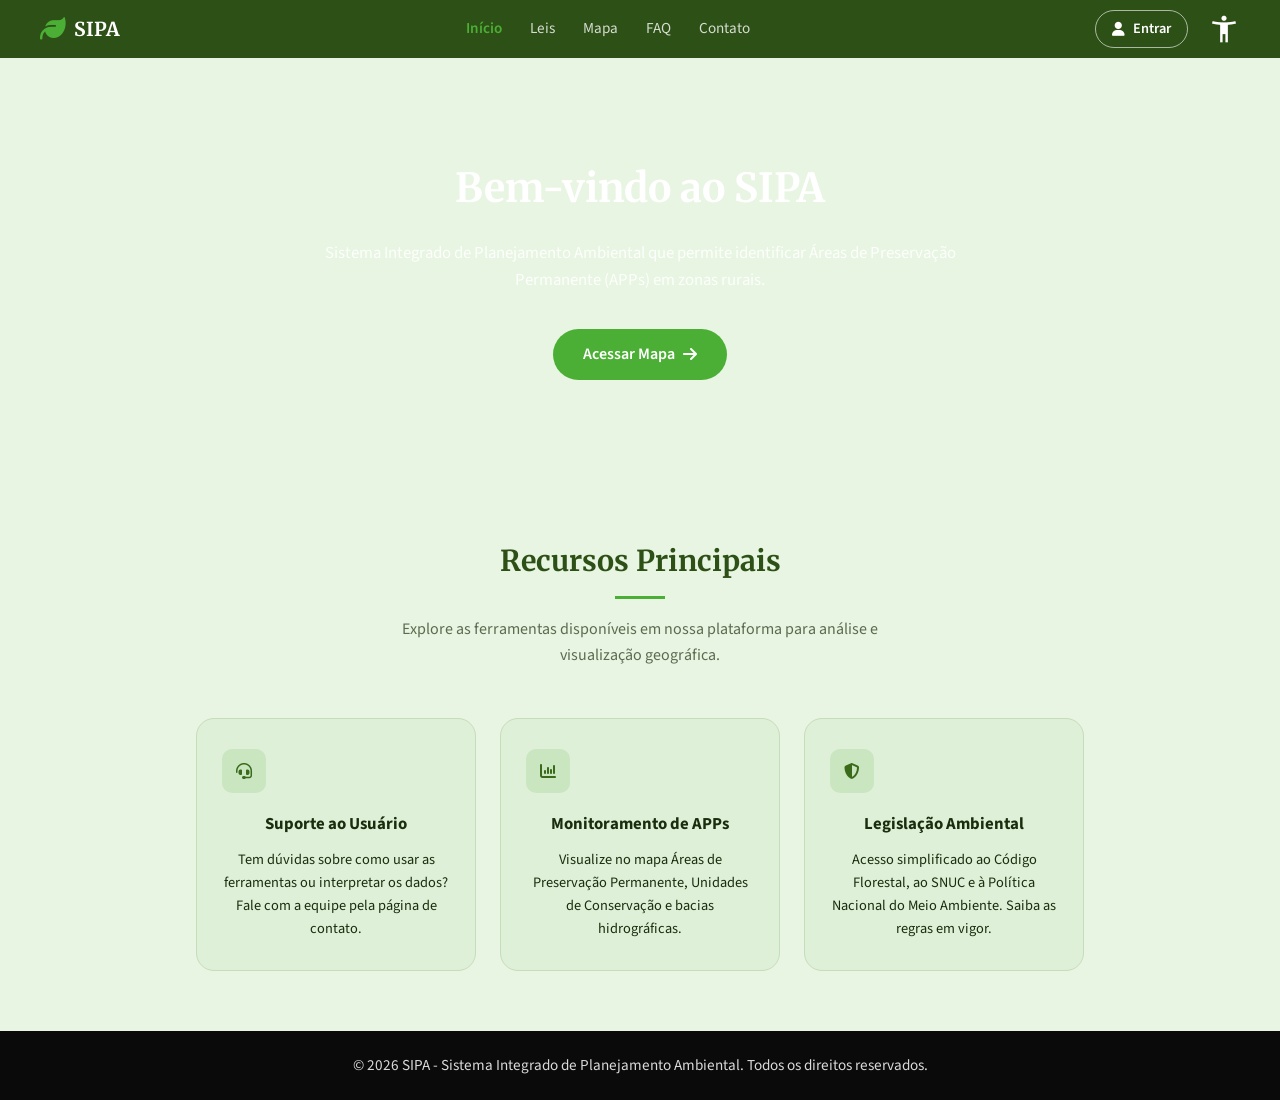
<file: index.html>
<!DOCTYPE html>
<html lang="pt-BR">
<head>
  <meta charset="UTF-8">
  <meta name="viewport" content="width=device-width, initial-scale=1.0">
  <title>SIPA - Início</title>
  <link rel="stylesheet" href="https://fonts.googleapis.com/css2?family=Material+Symbols+Outlined:opsz,wght,FILL,GRAD@24,400,0,0&icon_names=accessibility_new">
  <link rel="stylesheet" href="https://cdnjs.cloudflare.com/ajax/libs/font-awesome/6.7.2/css/all.min.css">
  <link rel="stylesheet" href="css/base.css?v=6">
  <link rel="stylesheet" href="css/acessibilidade.css?v=6">
  <link rel="stylesheet" href="css/inicio.css?v=6">
</head>
<body>

  <nav class="menu">
    <a href="index.html" class="logo">
      <i class="fa-solid fa-leaf"></i>
      SIPA
    </a>

    <ul class="links-menu">
      <li><a href="index.html" class="ativo">Início</a></li>
      <li><a href="paginas/leis.html">Leis</a></li>
      <li><a href="paginas/mapa.html">Mapa</a></li>
      <li><a href="paginas/faq.html">FAQ</a></li>
      <li><a href="paginas/contato.html">Contato</a></li>
      <li class="item-entrar">
        <a href="paginas/login.html" class="botao-entrar">
          <i class="fa-solid fa-user"></i>
          Entrar
        </a>
      </li>
    </ul>

    <a href="paginas/login.html" class="botao-entrar">
      <i class="fa-solid fa-user"></i>
      Entrar
    </a>

    <button class="acessibilidade" title="Acessibilidade">
      <span class="material-symbols-outlined">accessibility_new</span>
    </button>

    <button class="botao-menu" title="Abrir menu" aria-expanded="false">
      <i class="fa-solid fa-bars"></i>
    </button>
  </nav>

  <main class="conteudo">

    <section class="banner">
      <div class="fundo-banner"></div>

      <div class="texto-banner">
        <h1 class="titulo-banner">Bem-vindo ao SIPA</h1>

        <p class="subtitulo-banner">
          Sistema Integrado de Planejamento Ambiental que permite identificar
          Áreas de Preservação Permanente (APPs) em zonas rurais.
        </p>

        <a href="paginas/mapa.html" class="botao-principal">
          Acessar Mapa
          <i class="fa-solid fa-arrow-right"></i>
        </a>
      </div>
    </section>

    <section class="secao-padrao recursos">
      <h2 class="titulo-recursos" id="titulo-recursos">Recursos Principais</h2>

      <hr class="linha-recursos">

      <p class="texto-recursos">
        Explore as ferramentas disponíveis em nossa plataforma para análise
        e visualização geográfica.
      </p>

      <ul class="cards">

        <li class="card">
          <span class="icone-card" >
            <i class="fa-solid fa-headset"></i>
          </span>

          <h3 class="titulo-card">Suporte ao Usuário</h3>

          <p class="texto-card">
            Tem dúvidas sobre como usar as ferramentas ou interpretar os
            dados? Fale com a equipe pela página de contato.
          </p>
        </li>

        <li class="card">
          <span class="icone-card">
            <i class="fa-solid fa-chart-column"></i>
          </span>

          <h3 class="titulo-card">Monitoramento de APPs</h3>

          <p class="texto-card">
            Visualize no mapa Áreas de Preservação Permanente, Unidades de
            Conservação e bacias hidrográficas.
          </p>
        </li>

        <li class="card">
          <span class="icone-card">
            <i class="fa-solid fa-shield-halved"></i>
          </span>

          <h3 class="titulo-card">Legislação Ambiental</h3>

          <p class="texto-card">
            Acesso simplificado ao Código Florestal, ao SNUC e à Política
            Nacional do Meio Ambiente. Saiba as regras em vigor.
          </p>
        </li>

      </ul>
    </section>

  </main>

  <footer class="rodape">
    <p>© 2026 SIPA - Sistema Integrado de Planejamento Ambiental. Todos os direitos reservados.</p>
  </footer>

  <script src="js/menu.js?v=6"></script>
  <script src="js/acessibilidade.js?v=6"></script>

</body>
</html>
</file>
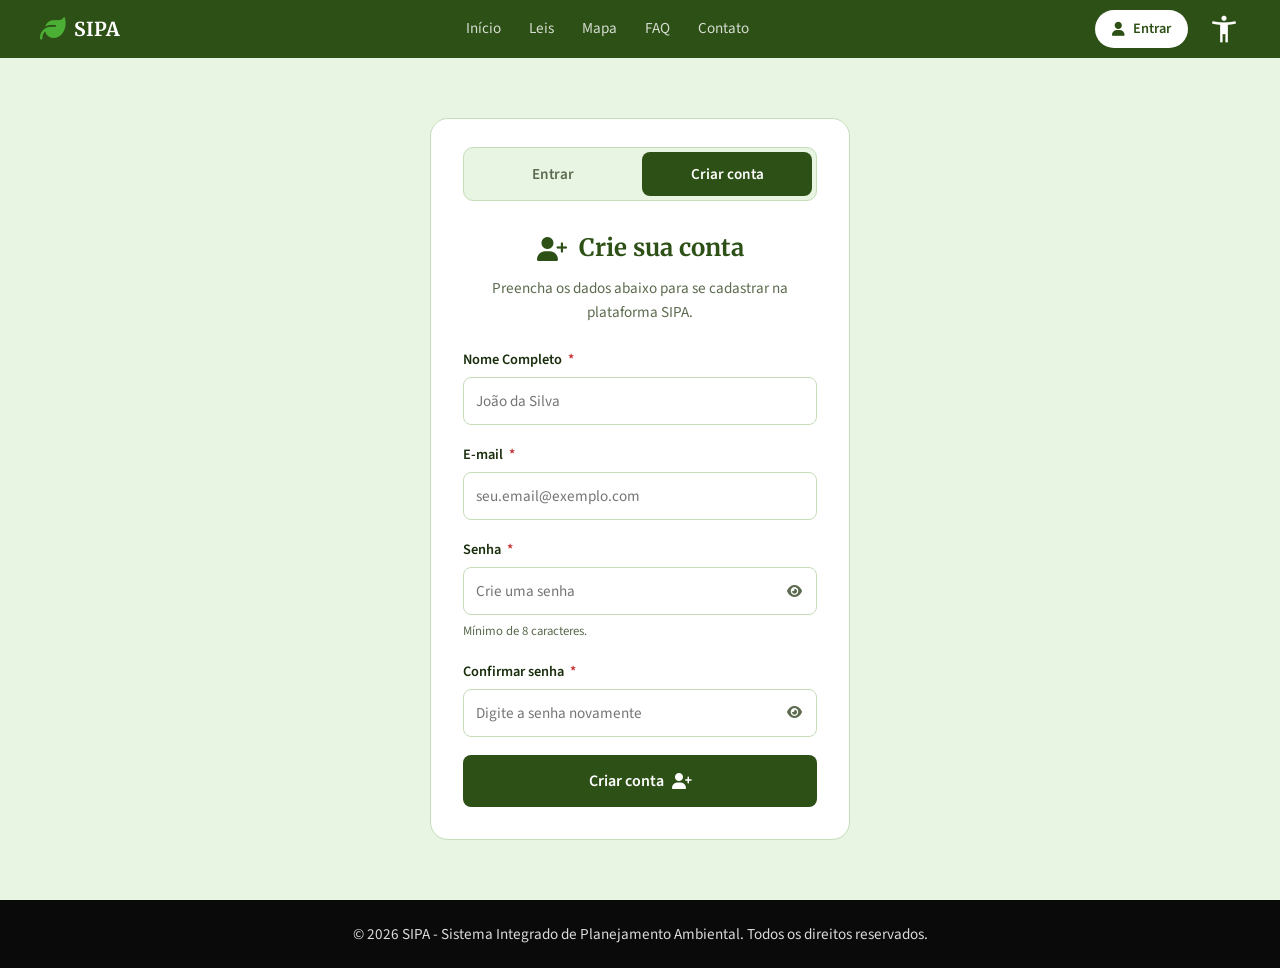
<file: paginas/cadastro.html>
<!DOCTYPE html>
<html lang="pt-BR">
<head>
  <meta charset="UTF-8">
  <meta name="viewport" content="width=device-width, initial-scale=1.0">
  <title>SIPA - Criar conta</title>
  <link rel="stylesheet" href="https://fonts.googleapis.com/css2?family=Material+Symbols+Outlined:opsz,wght,FILL,GRAD@24,400,0,0&icon_names=accessibility_new">
  <link rel="stylesheet" href="https://cdnjs.cloudflare.com/ajax/libs/font-awesome/6.7.2/css/all.min.css">
  <link rel="stylesheet" href="../css/base.css?v=6">
  <link rel="stylesheet" href="../css/acessibilidade.css?v=6">
  <link rel="stylesheet" href="../css/login.css?v=6">
</head>
<body>

  <nav class="menu">
    <a href="../index.html" class="logo">
      <i class="fa-solid fa-leaf"></i>
      SIPA
    </a>

    <ul class="links-menu">
      <li><a href="../index.html">Início</a></li>
      <li><a href="leis.html">Leis</a></li>
      <li><a href="mapa.html">Mapa</a></li>
      <li><a href="faq.html">FAQ</a></li>
      <li><a href="contato.html">Contato</a></li>
      <li class="item-entrar">
        <a href="login.html" class="botao-entrar ativo">
          <i class="fa-solid fa-user"></i>
          Entrar
        </a>
      </li>
    </ul>

    <a href="login.html" class="botao-entrar ativo">
      <i class="fa-solid fa-user"></i>
      Entrar
    </a>

    <button class="acessibilidade" title="Acessibilidade">
      <span class="material-symbols-outlined">accessibility_new</span>
    </button>

    <button class="botao-menu" title="Abrir menu" aria-expanded="false">
      <i class="fa-solid fa-bars"></i>
    </button>
  </nav>

  <main class="conteudo">

    <section class="secao-padrao">

      <div class="cartao-conta">

        <nav class="abas-conta" aria-label="Conta">
          <a href="login.html" class="aba">Entrar</a>
          <a href="cadastro.html" class="aba ativa" aria-current="page">Criar conta</a>
        </nav>

        <h1 class="titulo-pagina titulo-conta">
          <i class="fa-solid fa-user-plus"></i>
          Crie sua conta
        </h1>

        <p class="texto-conta">Preencha os dados abaixo para se cadastrar na plataforma SIPA.</p>

        <form class="formulario-conta">

          <div class="grupo-campo">
            <label for="nome">
              Nome Completo <span class="req">*</span>
            </label>
            <input
              type="text"
              id="nome"
              name="nome"
              placeholder="João da Silva"
              required
              autocomplete="name"
            >
          </div>

          <div class="grupo-campo">
            <label for="email">
              E-mail <span class="req">*</span>
            </label>
            <input
              type="email"
              id="email"
              name="email"
              placeholder="seu.email@exemplo.com"
              required
              autocomplete="email"
            >
          </div>

          <div class="grupo-campo">
            <label for="senha">
              Senha <span class="req">*</span>
            </label>
            <div class="campo-senha">
              <input
                type="password"
                id="senha"
                name="senha"
                placeholder="Crie uma senha"
                minlength="8"
                required
                autocomplete="new-password"
              >
              <button class="mostrar-senha" type="button" aria-label="Mostrar senha" aria-pressed="false">
                <i class="fa-solid fa-eye"></i>
              </button>
            </div>
            <small class="dica-campo">Mínimo de 8 caracteres.</small>
          </div>

          <div class="grupo-campo">
            <label for="confirmar-senha">
              Confirmar senha <span class="req">*</span>
            </label>
            <div class="campo-senha">
              <input
                type="password"
                id="confirmar-senha"
                name="confirmar-senha"
                placeholder="Digite a senha novamente"
                required
                autocomplete="new-password"
              >
              <button class="mostrar-senha" type="button" aria-label="Mostrar senha" aria-pressed="false">
                <i class="fa-solid fa-eye"></i>
              </button>
            </div>
            <small class="erro-campo" id="erro-confirmar-senha" role="alert" hidden>As senhas não são iguais.</small>
          </div>

          <button class="botao-enviar" type="submit">
            Criar conta
            <i class="fa-solid fa-user-plus"></i>
          </button>

        </form>

      </div>

    </section>

  </main>

  <footer class="rodape">
    <p>© 2026 SIPA - Sistema Integrado de Planejamento Ambiental. Todos os direitos reservados.</p>
  </footer>

  <script src="../js/conta.js?v=6"></script>
  <script src="../js/menu.js?v=6"></script>
  <script src="../js/acessibilidade.js?v=6"></script>

</body>
</html>
</file>
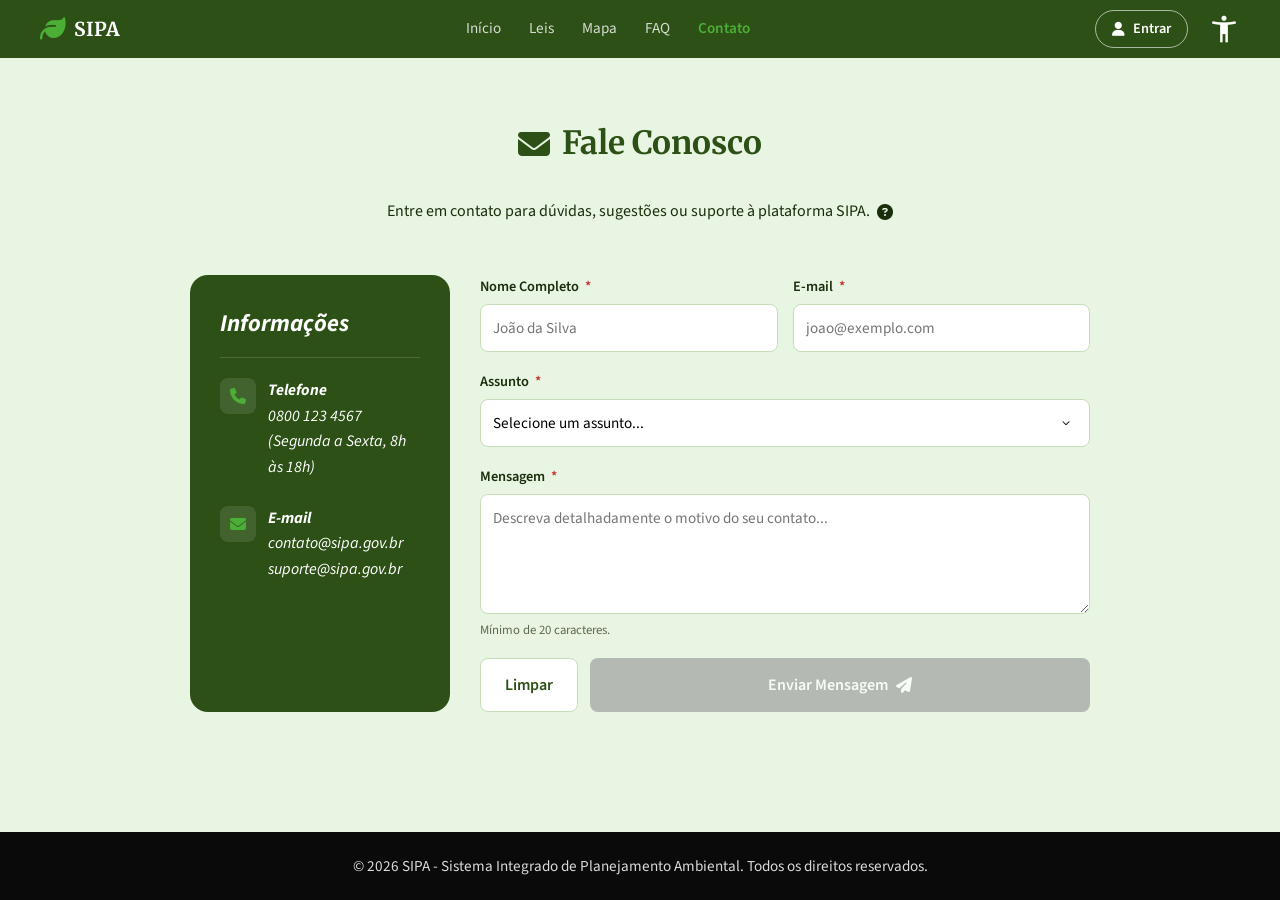
<file: paginas/contato.html>
<!DOCTYPE html>
<html lang="pt-BR">
<head>
  <meta charset="UTF-8">
  <meta name="viewport" content="width=device-width, initial-scale=1.0">
  <title>SIPA - Fale Conosco</title>
  <link rel="stylesheet" href="https://fonts.googleapis.com/css2?family=Material+Symbols+Outlined:opsz,wght,FILL,GRAD@24,400,0,0&icon_names=accessibility_new">
  <link rel="stylesheet" href="https://cdnjs.cloudflare.com/ajax/libs/font-awesome/6.7.2/css/all.min.css">
  <link rel="stylesheet" href="../css/base.css?v=6">
  <link rel="stylesheet" href="../css/acessibilidade.css?v=6">
  <link rel="stylesheet" href="../css/contato.css?v=6">
</head>
<body>
 
  <nav class="menu">
    <a href="../index.html" class="logo">
      <i class="fa-solid fa-leaf"></i>
      SIPA
    </a>
 
    <ul class="links-menu">
      <li><a href="../index.html">Início</a></li>
      <li><a href="leis.html">Leis</a></li>
      <li><a href="mapa.html">Mapa</a></li>
      <li><a href="faq.html">FAQ</a></li>
      <li><a href="contato.html" class="ativo">Contato</a></li>
      <li class="item-entrar">
        <a href="login.html" class="botao-entrar">
          <i class="fa-solid fa-user"></i>
          Entrar
        </a>
      </li>
    </ul>

    <a href="login.html" class="botao-entrar">
      <i class="fa-solid fa-user"></i>
      Entrar
    </a>
 
    <button class="acessibilidade" title="Acessibilidade">
      <span class="material-symbols-outlined">accessibility_new</span>
    </button>

    <button class="botao-menu" title="Abrir menu" aria-expanded="false">
      <i class="fa-solid fa-bars"></i>
    </button>
  </nav>
 
  <main class="conteudo">
 
    <section class="secao-padrao">
 
      <h1 class="titulo-pagina" id="titulo-contato">
        <i class="fa-solid fa-envelope"></i>
        Fale Conosco
      </h1>
 
      <p class="subtitulo-contato">
        Entre em contato para dúvidas, sugestões ou suporte à plataforma SIPA.
        
        <span class="com-tooltip" data-tooltip="A nossa resposta para a sua mensagem será enviada diretamente para o endereço de e-mail que você preencher no formulário abaixo.">
          <i class="fa-solid fa-circle-question"></i>
        </span>
      </p>
 
      <div class="corpo-contato">
 
        <address class="info-contato">
 
          <h2>Informações</h2>
 
          <article class="item-info">
            <span class="icone-info">
              <i class="fa-solid fa-phone"></i>
            </span>
 
            <div>
              <strong>Telefone</strong>
              <p>
                <a href="tel:08001234567">0800 123 4567</a><br>
                (Segunda a Sexta, 8h às 18h)
              </p>
            </div>
          </article>
 
          <article class="item-info">
            <span class="icone-info">
              <i class="fa-solid fa-envelope"></i>
            </span>
 
            <div>
              <strong>E-mail</strong>
              <p>
                <a href="mailto:contato@sipa.gov.br">contato@sipa.gov.br</a><br>
                <a href="mailto:suporte@sipa.gov.br">suporte@sipa.gov.br</a>
              </p>
            </div>
          </article>
 
        </address>
 
        <form class="formulario" id="formContato">
 
          <div class="linha-formulario">
 
            <div class="grupo-campo">
              <label for="nome">
                Nome Completo <span class="req">*</span>
              </label>
 
              <input
                type="text"
                id="nome"
                name="nome"
                placeholder="João da Silva"
                required
                autocomplete="name"
                pattern="^\p{L}[\p{L}'\-]+(\s\p{L}[\p{L}'\-]*)+$"
                title="Digite seu nome completo (nome e pelo menos um sobrenome)"
              >
            </div>
 
            <div class="grupo-campo">
              <label for="email">
                E-mail <span class="req">*</span>
              </label>
 
              <input
                type="email"
                id="email"
                name="email"
                placeholder="joao@exemplo.com"
                required
                autocomplete="email"
                pattern="^[a-zA-Z0-9._%+\-]+@[a-zA-Z0-9.\-]+\.[a-zA-Z]{2,}$"
                title="Digite um e-mail válido (ex: seu.email@exemplo.com)"
              >
            </div>
 
          </div>
 
          <div class="grupo-campo">
            <label for="assunto">
              Assunto <span class="req">*</span>
            </label>
 
            <select id="assunto" name="assunto" required title="Selecione um assunto">
              <option value="" selected disabled>
                Selecione um assunto...
              </option>
 
              <option value="duvida">Dúvida técnica</option>
              <option value="sugestao">Sugestão</option>
              <option value="suporte">Suporte à plataforma</option>
              <option value="outro">Outro</option>
            </select>
          </div>
 
          <div class="grupo-campo">
            <label for="mensagem">
              Mensagem <span class="req">*</span>
            </label>
 
            <textarea
              id="mensagem"
              name="mensagem"
              placeholder="Descreva detalhadamente o motivo do seu contato..."
              minlength="20"
              required
              title="A mensagem deve ter pelo menos 20 caracteres"
            ></textarea>

            <small class="dica-campo">Mínimo de 20 caracteres.</small>
          </div>
 
          <div class="botoes-formulario">
            <button class="botao-secundario" type="reset">
              Limpar
            </button>

            <button class="botao-enviar" type="submit"> 
              Enviar Mensagem
              <i class="fa-solid fa-paper-plane"></i>
            </button>
          </div>
 
        </form>
 
      </div>
 
    </section>
 
  </main>
 
  <footer class="rodape">
    <p>© 2026 SIPA - Sistema Integrado de Planejamento Ambiental. Todos os direitos reservados.</p>
  </footer>
  <script src="../js/validacao.js?v=6"></script>
 
  <script src="../js/menu.js?v=6"></script>
  <script src="../js/acessibilidade.js?v=6"></script>

</body>
</html>
</file>
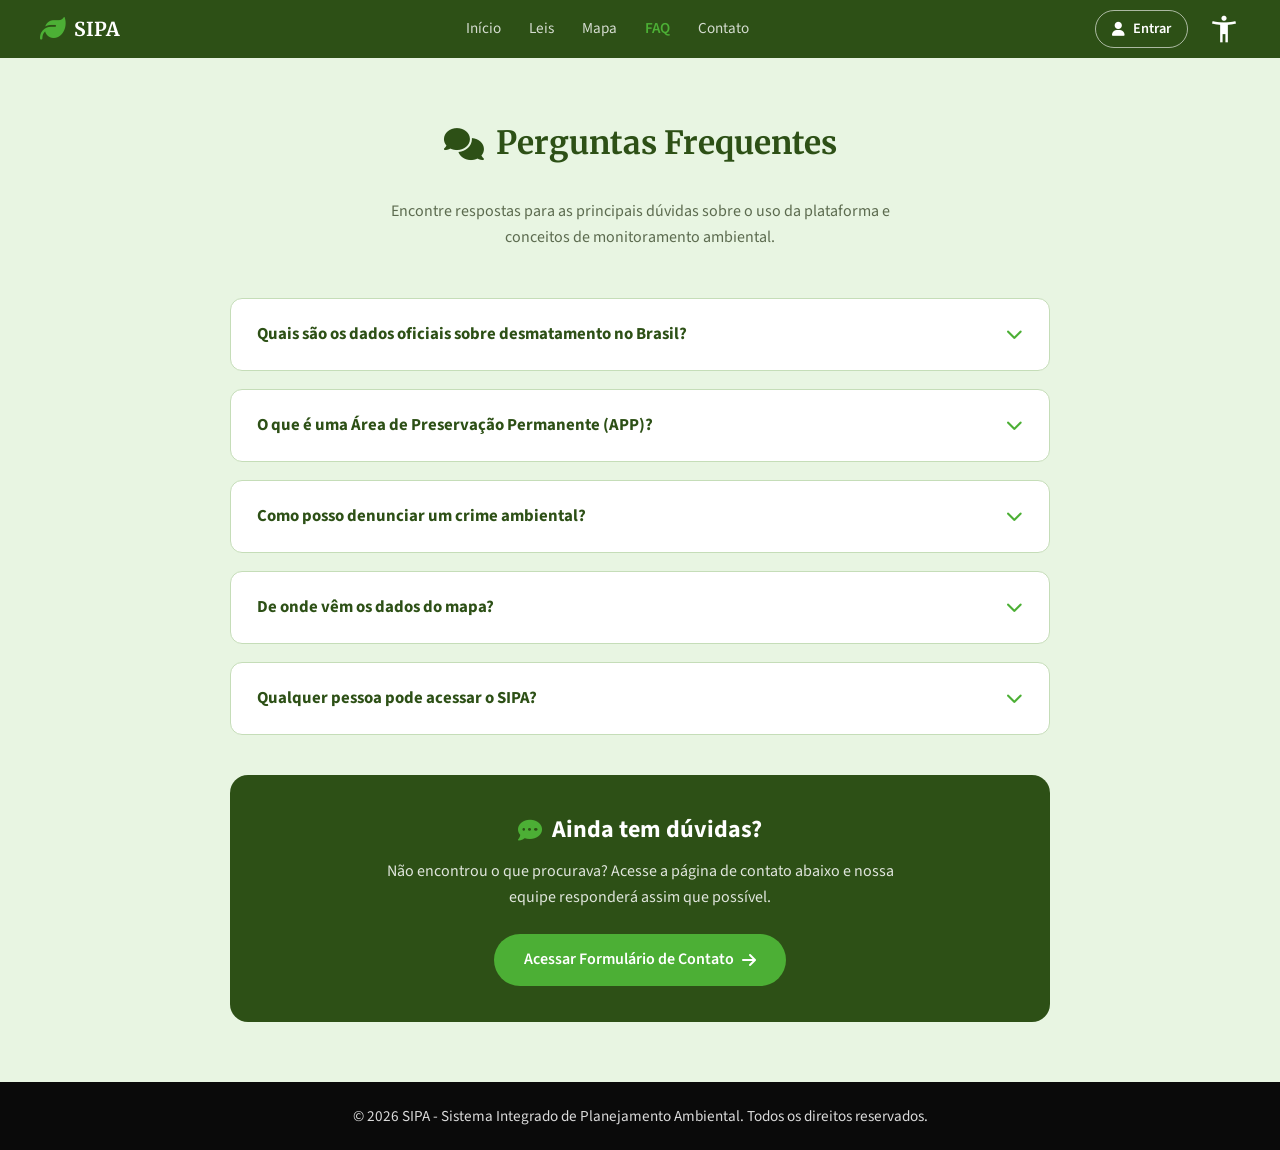
<file: paginas/faq.html>
<!DOCTYPE html>
<html lang="pt-BR">
<head>
  <meta charset="UTF-8">
  <meta name="viewport" content="width=device-width, initial-scale=1.0">
  <title>SIPA - Perguntas Frequentes</title>
  <link rel="stylesheet" href="https://fonts.googleapis.com/css2?family=Material+Symbols+Outlined:opsz,wght,FILL,GRAD@24,400,0,0&icon_names=accessibility_new">
  <link rel="stylesheet" href="https://cdnjs.cloudflare.com/ajax/libs/font-awesome/6.7.2/css/all.min.css">
  <link rel="stylesheet" href="../css/base.css?v=6">
  <link rel="stylesheet" href="../css/acessibilidade.css?v=6">
  <link rel="stylesheet" href="../css/faq.css?v=6">
</head>
<body>

  <nav class="menu">
    <a href="../index.html" class="logo">
      <i class="fa-solid fa-leaf"></i>
      SIPA
    </a>

    <ul class="links-menu">
      <li><a href="../index.html">Início</a></li>
      <li><a href="leis.html">Leis</a></li>
      <li><a href="mapa.html">Mapa</a></li>
      <li><a href="faq.html" class="ativo">FAQ</a></li>
      <li><a href="contato.html">Contato</a></li>
      <li class="item-entrar">
        <a href="login.html" class="botao-entrar">
          <i class="fa-solid fa-user"></i>
          Entrar
        </a>
      </li>
    </ul>

    <a href="login.html" class="botao-entrar">
      <i class="fa-solid fa-user"></i>
      Entrar
    </a>

    <button class="acessibilidade" title="Acessibilidade">
      <span class="material-symbols-outlined">accessibility_new</span>
    </button>

    <button class="botao-menu" title="Abrir menu" aria-expanded="false">
      <i class="fa-solid fa-bars"></i>
    </button>
  </nav>

  <main class="conteudo">

    <section class="secao-padrao">

      <h1 class="titulo-pagina" id="titulo-faq">
        <i class="fa-solid fa-comments"></i>
        Perguntas Frequentes
      </h1>

      <p class="texto-faq">
        Encontre respostas para as principais dúvidas sobre o uso da plataforma
        e conceitos de monitoramento ambiental.
      </p>

      <div class="perguntas">

        <details class="pergunta">
          <summary class="titulo-pergunta">
            Quais são os dados oficiais sobre desmatamento no Brasil?
            <i class="fa-solid fa-chevron-down"></i>
          </summary>
          <p class="resposta">
            O INPE mantém dois sistemas de monitoramento por satélite. O PRODES calcula
            a taxa anual oficial de desmatamento, sempre de agosto a julho. O DETER emite
            alertas diários de desmatamento e degradação na Amazônia e no Cerrado para
            apoiar a fiscalização, mas não deve ser lido como taxa de desmatamento.
          </p>
        </details>

        <details class="pergunta">
          <summary class="titulo-pergunta">
            O que é uma Área de Preservação Permanente (APP)?
            <i class="fa-solid fa-chevron-down"></i>
          </summary>
          <p class="resposta">
            É uma área protegida, coberta ou não por vegetação nativa, com a função de
            preservar os recursos hídricos, a paisagem, a estabilidade geológica e a
            biodiversidade, proteger o solo e assegurar o bem-estar das pessoas. Exemplos:
            margens de rios (de 30 a 500 metros, conforme a largura do rio), entorno de
            nascentes (raio mínimo de 50 metros), encostas com declividade acima de 45° e
            topos de morro (Lei nº 12.651/2012, arts. 3º e 4º).
          </p>
        </details>

        <details class="pergunta">
          <summary class="titulo-pergunta">
            Como posso denunciar um crime ambiental?
            <i class="fa-solid fa-chevron-down"></i>
          </summary>
          <p class="resposta">
            O SIPA não recebe denúncias. Use os canais oficiais: a Linha Verde do IBAMA,
            pelo telefone 0800 061 8080 (ligação gratuita), ou o formulário de denúncias
            na plataforma Fala.BR. Também é possível procurar o órgão ambiental do seu
            estado, a polícia ambiental ou o Ministério Público.
          </p>
        </details>

        <details class="pergunta">
          <summary class="titulo-pergunta">
            De onde vêm os dados do mapa?
            <i class="fa-solid fa-chevron-down"></i>
          </summary>
          <p class="resposta">
            O mapa base é do OpenStreetMap, um mapa colaborativo e aberto. As camadas de
            Unidades de Conservação, Áreas de Preservação Permanente e bacias hidrográficas
            ainda estão em desenvolvimento e não aparecem no mapa.
          </p>
        </details>

        <details class="pergunta">
          <summary class="titulo-pergunta">
            Qualquer pessoa pode acessar o SIPA?
            <i class="fa-solid fa-chevron-down"></i>
          </summary>
          <p class="resposta">
            Sim. O SIPA é gratuito, e qualquer pessoa pode consultar o mapa e as leis
            sem precisar de cadastro.
          </p>
        </details>

      </div>

      <aside class="caixa-duvidas">
        <h2 class="titulo-duvidas">
          <i class="fa-solid fa-comment-dots"></i>
          Ainda tem dúvidas?
        </h2>

        <p>
          Não encontrou o que procurava? Acesse a página de contato abaixo e nossa
          equipe responderá assim que possível.
        </p>

        <a href="contato.html" class="botao-principal">
          Acessar Formulário de Contato
          <i class="fa-solid fa-arrow-right"></i>
        </a>
      </aside>

    </section>

  </main>

  <footer class="rodape">
    <p>© 2026 SIPA - Sistema Integrado de Planejamento Ambiental. Todos os direitos reservados.</p>
  </footer>

  <script src="../js/menu.js?v=6"></script>
  <script src="../js/acessibilidade.js?v=6"></script>

</body>
</html>
</file>
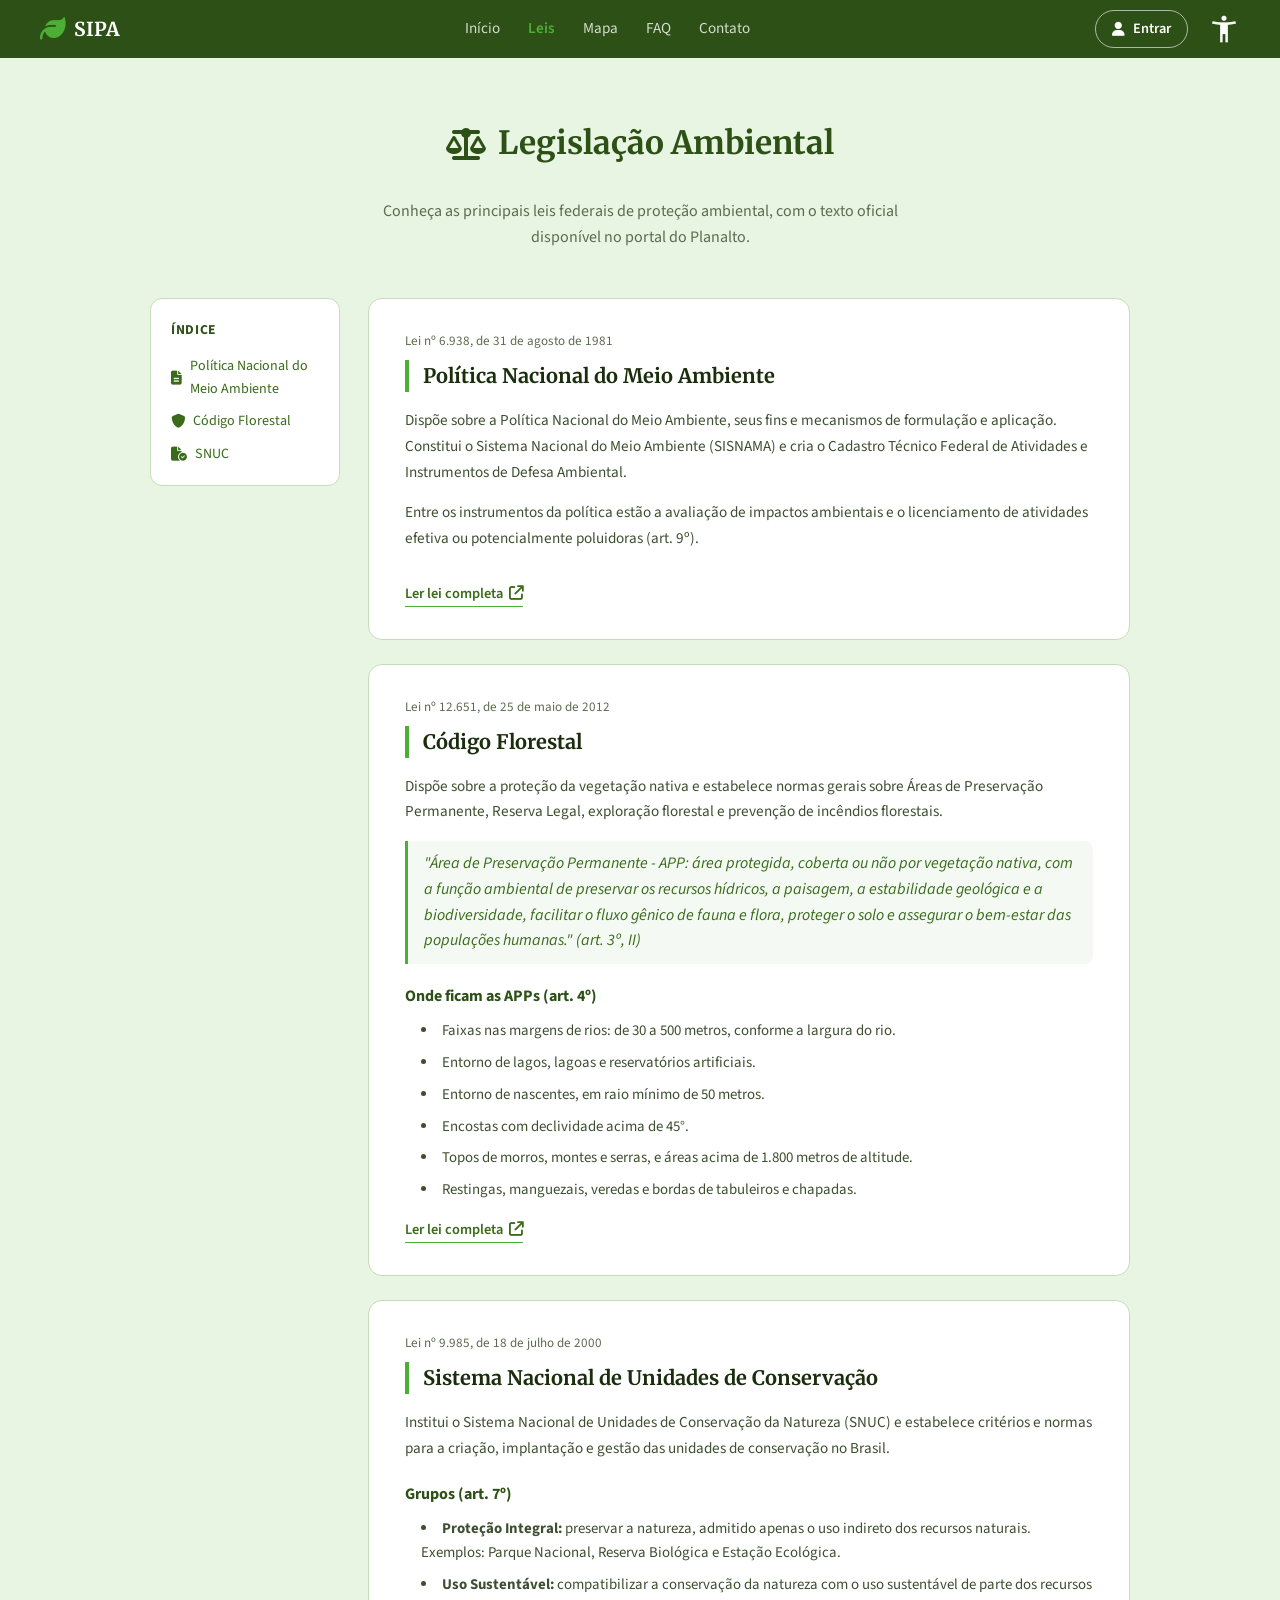
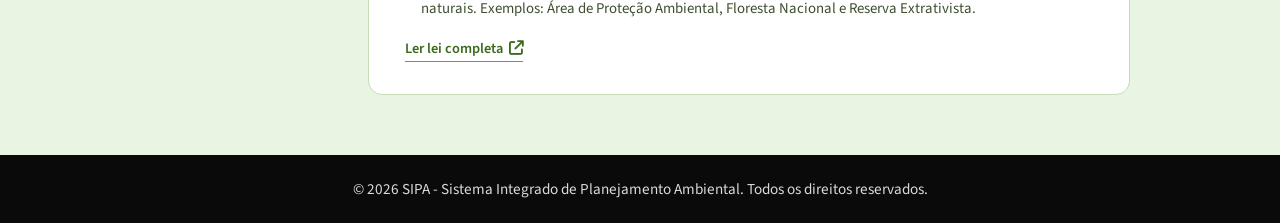
<file: paginas/leis.html>
<!DOCTYPE html>
<html lang="pt-BR">
<head>
  <meta charset="UTF-8">
  <meta name="viewport" content="width=device-width, initial-scale=1.0">
  <title>SIPA - Legislação Ambiental</title>
  <link rel="stylesheet" href="https://fonts.googleapis.com/css2?family=Material+Symbols+Outlined:opsz,wght,FILL,GRAD@24,400,0,0&icon_names=accessibility_new">
  <link rel="stylesheet" href="https://cdnjs.cloudflare.com/ajax/libs/font-awesome/6.7.2/css/all.min.css">
  <link rel="stylesheet" href="../css/base.css?v=6">
  <link rel="stylesheet" href="../css/acessibilidade.css?v=6">
  <link rel="stylesheet" href="../css/leis.css?v=6">
</head>
<body>

  <nav class="menu">
    <a href="../index.html" class="logo">
      <i class="fa-solid fa-leaf"></i>
      SIPA
    </a>

    <ul class="links-menu">
      <li><a href="../index.html">Início</a></li>
      <li><a href="leis.html" class="ativo">Leis</a></li>
      <li><a href="mapa.html">Mapa</a></li>
      <li><a href="faq.html">FAQ</a></li>
      <li><a href="contato.html">Contato</a></li>
      <li class="item-entrar">
        <a href="login.html" class="botao-entrar">
          <i class="fa-solid fa-user"></i>
          Entrar
        </a>
      </li>
    </ul>

    <a href="login.html" class="botao-entrar">
      <i class="fa-solid fa-user"></i>
      Entrar
    </a>

    <button class="acessibilidade" title="Acessibilidade">
      <span class="material-symbols-outlined">accessibility_new</span>
    </button>

    <button class="botao-menu" title="Abrir menu" aria-expanded="false">
      <i class="fa-solid fa-bars"></i>
    </button>
  </nav>

  <main class="conteudo">

    <section class="secao-padrao">

      <h1 class="titulo-pagina" id="titulo-leis">
        <i class="fa-solid fa-scale-balanced"></i>
        Legislação Ambiental
      </h1>

      <p class="texto-leis">
        Conheça as principais leis federais de proteção ambiental, com o texto
        oficial disponível no portal do Planalto.
      </p>

      <div class="conteudo-leis">

        <nav class="indice">

          <h2>Índice</h2>

          <ul>
            <li>
              <a href="#pnma">
                <i class="fa-solid fa-file-lines"></i>
                Política Nacional do Meio Ambiente
              </a>
            </li>

            <li>
              <a href="#codigo">
                <i class="fa-solid fa-shield"></i>
                Código Florestal
              </a>
            </li>

            <li>
              <a href="#snuc">
                <i class="fa-solid fa-file-circle-check"></i>
                SNUC
              </a>
            </li>
          </ul>

        </nav>

        <div class="artigos">

          <article class="artigo" id="pnma">

            <p class="numero">
              Lei nº 6.938, de 31 de agosto de 1981
            </p>

            <h2 class="titulo-artigo">
              Política Nacional do Meio Ambiente
            </h2>

            <p class="texto-artigo">
              Dispõe sobre a Política Nacional do Meio Ambiente, seus fins e
              mecanismos de formulação e aplicação. Constitui o Sistema Nacional
              do Meio Ambiente (SISNAMA) e cria o Cadastro Técnico Federal de
              Atividades e Instrumentos de Defesa Ambiental.
            </p>

            <p class="texto-artigo">
              Entre os instrumentos da política estão a avaliação de impactos
              ambientais e o licenciamento de atividades efetiva ou potencialmente
              poluidoras (art. 9º).
            </p>

            <a href="https://www.planalto.gov.br/ccivil_03/leis/l6938.htm" class="link-lei" target="_blank" rel="noopener">
              Ler lei completa
              <i class="fa-solid fa-arrow-up-right-from-square"></i>
            </a>

          </article>

          <article class="artigo" id="codigo">

            <p class="numero">
              Lei nº 12.651, de 25 de maio de 2012
            </p>

            <h2 class="titulo-artigo">
              Código Florestal
            </h2>

            <p class="texto-artigo">
              Dispõe sobre a proteção da vegetação nativa e estabelece normas gerais
              sobre Áreas de Preservação Permanente, Reserva Legal, exploração
              florestal e prevenção de incêndios florestais.
            </p>

            <blockquote class="citacao">
              "Área de Preservação Permanente - APP: área protegida, coberta ou não
              por vegetação nativa, com a função ambiental de preservar os recursos
              hídricos, a paisagem, a estabilidade geológica e a biodiversidade,
              facilitar o fluxo gênico de fauna e flora, proteger o solo e assegurar
              o bem-estar das populações humanas." (art. 3º, II)
            </blockquote>

            <h3 class="subtitulo">
              Onde ficam as APPs (art. 4º)
            </h3>

            <ul class="lista">
              <li>Faixas nas margens de rios: de 30 a 500 metros, conforme a largura do rio.</li>
              <li>Entorno de lagos, lagoas e reservatórios artificiais.</li>
              <li>Entorno de nascentes, em raio mínimo de 50 metros.</li>
              <li>Encostas com declividade acima de 45°.</li>
              <li>Topos de morros, montes e serras, e áreas acima de 1.800 metros de altitude.</li>
              <li>Restingas, manguezais, veredas e bordas de tabuleiros e chapadas.</li>
            </ul>

            <a href="https://www.planalto.gov.br/ccivil_03/_ato2011-2014/2012/lei/l12651.htm" class="link-lei" target="_blank" rel="noopener">
              Ler lei completa
              <i class="fa-solid fa-arrow-up-right-from-square"></i>
            </a>

          </article>

          <article class="artigo" id="snuc">

            <p class="numero">
              Lei nº 9.985, de 18 de julho de 2000
            </p>

            <h2 class="titulo-artigo">
              Sistema Nacional de Unidades de Conservação
            </h2>

            <p class="texto-artigo">
              Institui o Sistema Nacional de Unidades de Conservação da Natureza
              (SNUC) e estabelece critérios e normas para a criação, implantação e
              gestão das unidades de conservação no Brasil.
            </p>

            <h3 class="subtitulo">
              Grupos (art. 7º)
            </h3>

            <ul class="lista">

              <li>
                <strong>Proteção Integral:</strong>
                preservar a natureza, admitido apenas o uso indireto dos recursos
                naturais. Exemplos: Parque Nacional, Reserva Biológica e Estação Ecológica.
              </li>

              <li>
                <strong>Uso Sustentável:</strong>
                compatibilizar a conservação da natureza com o uso sustentável de
                parte dos recursos naturais. Exemplos: Área de Proteção Ambiental,
                Floresta Nacional e Reserva Extrativista.
              </li>

            </ul>

            <a href="https://www.planalto.gov.br/ccivil_03/leis/l9985.htm" class="link-lei" target="_blank" rel="noopener">
              Ler lei completa
              <i class="fa-solid fa-arrow-up-right-from-square"></i>
            </a>

          </article>

        </div>

      </div>

    </section>

  </main>

  <footer class="rodape">
    <p>© 2026 SIPA - Sistema Integrado de Planejamento Ambiental. Todos os direitos reservados.</p>
  </footer>

  <script src="../js/menu.js?v=6"></script>
  <script src="../js/acessibilidade.js?v=6"></script>

</body>
</html>
</file>
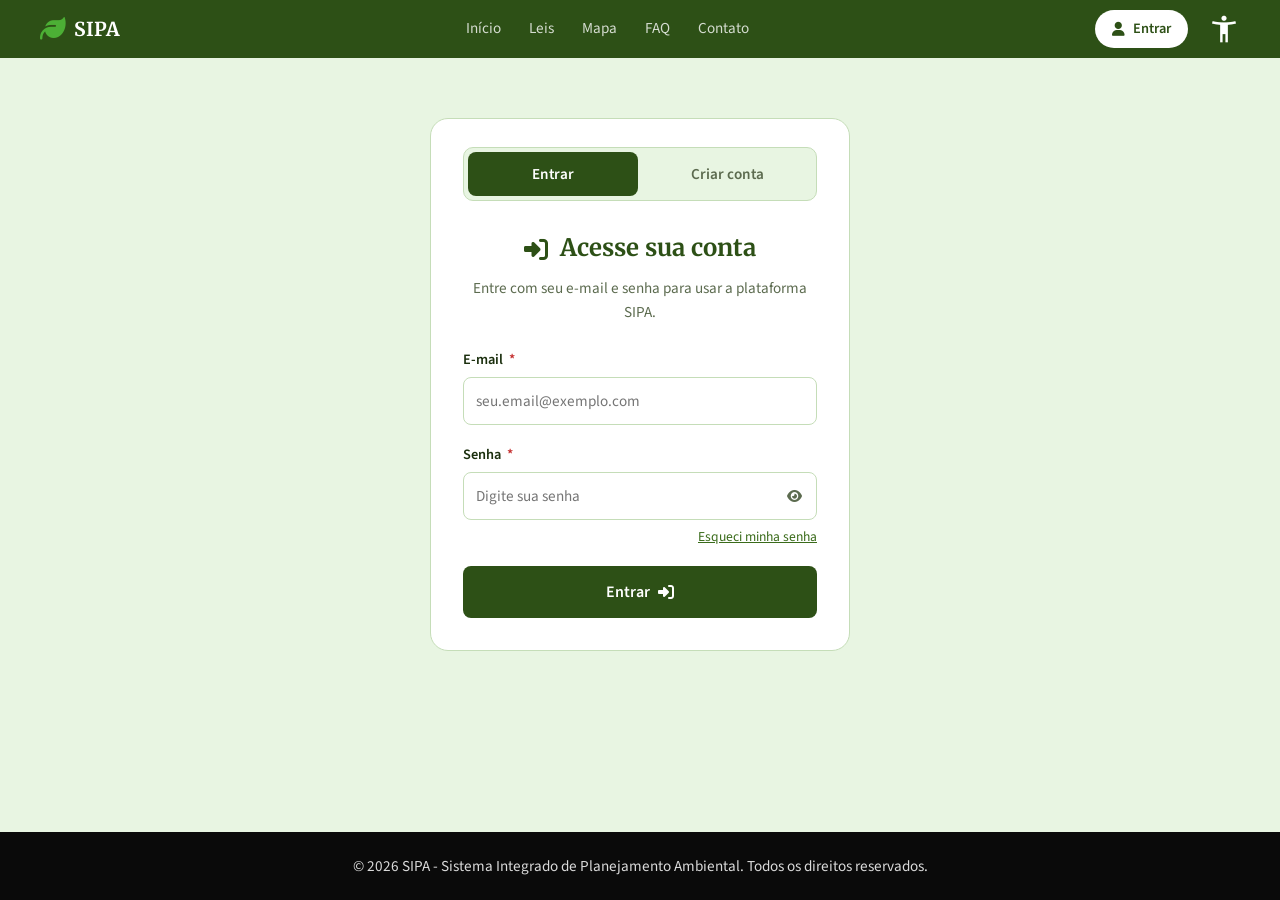
<file: paginas/login.html>
<!DOCTYPE html>
<html lang="pt-BR">
<head>
  <meta charset="UTF-8">
  <meta name="viewport" content="width=device-width, initial-scale=1.0">
  <title>SIPA - Entrar</title>
  <link rel="stylesheet" href="https://fonts.googleapis.com/css2?family=Material+Symbols+Outlined:opsz,wght,FILL,GRAD@24,400,0,0&icon_names=accessibility_new">
  <link rel="stylesheet" href="https://cdnjs.cloudflare.com/ajax/libs/font-awesome/6.7.2/css/all.min.css">
  <link rel="stylesheet" href="../css/base.css?v=6">
  <link rel="stylesheet" href="../css/acessibilidade.css?v=6">
  <link rel="stylesheet" href="../css/login.css?v=6">
</head>
<body>

  <nav class="menu">
    <a href="../index.html" class="logo">
      <i class="fa-solid fa-leaf"></i>
      SIPA
    </a>

    <ul class="links-menu">
      <li><a href="../index.html">Início</a></li>
      <li><a href="leis.html">Leis</a></li>
      <li><a href="mapa.html">Mapa</a></li>
      <li><a href="faq.html">FAQ</a></li>
      <li><a href="contato.html">Contato</a></li>
      <li class="item-entrar">
        <a href="login.html" class="botao-entrar ativo">
          <i class="fa-solid fa-user"></i>
          Entrar
        </a>
      </li>
    </ul>

    <a href="login.html" class="botao-entrar ativo">
      <i class="fa-solid fa-user"></i>
      Entrar
    </a>

    <button class="acessibilidade" title="Acessibilidade">
      <span class="material-symbols-outlined">accessibility_new</span>
    </button>

    <button class="botao-menu" title="Abrir menu" aria-expanded="false">
      <i class="fa-solid fa-bars"></i>
    </button>
  </nav>

  <main class="conteudo">

    <section class="secao-padrao">

      <div class="cartao-conta">

        <nav class="abas-conta" aria-label="Conta">
          <a href="login.html" class="aba ativa" aria-current="page">Entrar</a>
          <a href="cadastro.html" class="aba">Criar conta</a>
        </nav>

        <h1 class="titulo-pagina titulo-conta">
          <i class="fa-solid fa-right-to-bracket"></i>
          Acesse sua conta
        </h1>

        <p class="texto-conta">Entre com seu e-mail e senha para usar a plataforma SIPA.</p>

        <form class="formulario-conta">

          <div class="grupo-campo">
            <label for="email">
              E-mail <span class="req">*</span>
            </label>
            <input
              type="email"
              id="email"
              name="email"
              placeholder="seu.email@exemplo.com"
              required
              autocomplete="email"
            >
          </div>

          <div class="grupo-campo">
            <label for="senha">
              Senha <span class="req">*</span>
            </label>
            <div class="campo-senha">
              <input
                type="password"
                id="senha"
                name="senha"
                placeholder="Digite sua senha"
                required
                autocomplete="current-password"
              >
              <button class="mostrar-senha" type="button" aria-label="Mostrar senha" aria-pressed="false">
                <i class="fa-solid fa-eye"></i>
              </button>
            </div>
            <a href="#" class="link-esqueci">Esqueci minha senha</a>
          </div>

          <button class="botao-enviar" type="submit">
            Entrar
            <i class="fa-solid fa-right-to-bracket"></i>
          </button>

        </form>

      </div>

    </section>

  </main>

  <footer class="rodape">
    <p>© 2026 SIPA - Sistema Integrado de Planejamento Ambiental. Todos os direitos reservados.</p>
  </footer>

  <script src="../js/conta.js?v=6"></script>
  <script src="../js/menu.js?v=6"></script>
  <script src="../js/acessibilidade.js?v=6"></script>

</body>
</html>
</file>
<file: css/base.css>
@import url('https://fonts.googleapis.com/css2?family=Merriweather:wght@700;900&family=Source+Sans+3:wght@300;400;600;700&display=swap');

:root {
    --cor-primaria: #4caf35;
    --cor-secundaria: #2d5016;
    --cor-fundo: #e8f5e2;
    --cor-borda: #c5ddb8;
    --cor-texto: #1a2e0d;
    --cor-alerta: #c53030;
    --cor-branco: #ffffff;
    --cor-preto: #0a0a0a;
    --cor-titulo: #2d5016;
    --cor-menu: #2d5016;
    --cor-menu-ativo: #4caf35;
    --cor-botao: #4caf35;
    --cor-hover: #3a6b1a;
    --cor-clique: #254212;
    --cor-link: #3a6b1a;
    --cor-texto-suave: #5c6b4f;
    --cor-texto-corpo: #3d4f30;
    --cor-card: #dff0d8;
    --cor-icone-fundo: rgba(76,175,53,0.15);
    --cor-citacao-fundo: rgba(76,175,53,0.06);
    --cor-foco: rgba(76,175,53,0.3);
}

* {
    margin: 0;
    padding: 0;
    box-sizing: border-box;
}

html {
    height: 100%;
    scroll-padding-top: 78px;
}

body {
    min-height: 100%;
    font-family: 'Source Sans 3', sans-serif;
    background: var(--cor-fundo);
    color: var(--cor-texto);
    line-height: 1.6;
    display: flex;
    flex-direction: column;
}

a {
    text-decoration: none;
    color: inherit;
}

ul {
    list-style: none;
}

.menu {
    position: fixed;
    top: 0;
    left: 0;
    right: 0;
    height: 58px;
    background: var(--cor-menu);
    display: flex;
    align-items: center;
    padding: 0 40px;
    z-index: 1000;
}

.logo {
    display: flex;
    align-items: center;
    gap: 8px;
    font-family: 'Merriweather', serif;
    color: var(--cor-branco);
    font-size: 1.2rem;
    font-weight: bold;
}

.logo i {
    color: var(--cor-primaria);
    font-size: 1.6rem;
}

.links-menu {
    display: flex;
    gap: 28px;
    margin: 0 auto;
}

.links-menu a {
    color: rgba(255,255,255,0.8);
    font-size: 0.95rem;
}

.links-menu a:hover,
.links-menu .ativo {
    color: var(--cor-menu-ativo);
    font-weight: 600;
}

.botao-entrar {
    display: inline-flex;
    align-items: center;
    gap: 8px;
    padding: 6px 16px;
    margin-right: 20px;
    border: 1px solid rgba(255,255,255,0.6);
    border-radius: 50px;
    color: var(--cor-branco);
    font-size: 0.9rem;
    font-weight: 600;
    transition: background 0.2s;
}

.botao-entrar:hover {
    background: rgba(255,255,255,0.15);
}

.botao-entrar.ativo {
    background: var(--cor-branco);
    color: var(--cor-menu);
}

.item-entrar {
    display: none;
}

.acessibilidade,
.botao-menu {
    display: grid;
    place-items: center;
    color: var(--cor-branco);
    background: none;
    border: none;
    cursor: pointer;
}

.acessibilidade .material-symbols-outlined {
    font-size: 2rem;
}

.botao-menu {
    display: none;
    width: 40px;
    height: 40px;
    margin-left: 12px;
    font-size: 1.5rem;
}

.conteudo {
    margin-top: 58px;
    flex: 1;
    display: flex;
    flex-direction: column;
}

.secao-padrao {
    background: var(--cor-fundo);
    padding: 60px 30px;
    flex: 1;
}

.titulo-pagina {
    display: flex;
    align-items: center;
    justify-content: center;
    gap: 12px;
    font-family: 'Merriweather', serif;
    font-size: 2rem;
    color: var(--cor-titulo);
    margin-bottom: 30px;
}

.rodape {
    background: var(--cor-preto);
    color: rgba(255,255,255,0.85);
    text-align: center;
    padding: 22px;
    font-size: 0.95rem;
}

.botao-principal,
.botao-enviar {
    display: inline-flex;
    align-items: center;
    justify-content: center;
    gap: 8px;
    color: var(--cor-branco);
    font-family: 'Source Sans 3', sans-serif;
    font-weight: 600;
    cursor: pointer;
    transition: background 0.2s, transform 0.1s;
}

.botao-principal {
    background: var(--cor-botao);
    padding: 13px 30px;
    border-radius: 50px;
}

.botao-principal:hover {
    background: var(--cor-hover);
}

.botao-enviar {
    width: 100%;
    background: var(--cor-secundaria);
    border: none;
    padding: 15px;
    border-radius: 8px;
    font-size: 1rem;
}

.botao-enviar:not(.botao-invalido):hover {
    background: var(--cor-hover);
}

.botao-enviar:not(.botao-invalido):active {
    transform: scale(0.98);
    background: var(--cor-clique);
}

.botao-secundario {
    display: grid;
    place-items: center;
    background: var(--cor-branco);
    color: var(--cor-titulo);
    border: 1px solid var(--cor-borda);
    border-radius: 8px;
    padding: 15px 24px;
    font-size: 1rem;
    font-weight: 600;
    font-family: 'Source Sans 3', sans-serif;
    cursor: pointer;
}

.botao-secundario:hover {
    border-color: var(--cor-titulo);
}

.botao-invalido {
    background-color: #a0a0a0;
    cursor: not-allowed;
    opacity: 0.7;
}

.grupo-campo {
    display: flex;
    flex-direction: column;
    gap: 6px;
    margin-bottom: 18px;
}

.grupo-campo label {
    font-size: 0.9rem;
    font-weight: 600;
}

.grupo-campo label .req {
    color: var(--cor-alerta);
    margin-left: 3px;
}

.grupo-campo input,
.grupo-campo select,
.grupo-campo textarea {
    border: 1px solid var(--cor-borda);
    border-radius: 8px;
    padding: 12px;
    font-size: 0.95rem;
    font-family: 'Source Sans 3', sans-serif;
    outline: none;
    transition: border-color 0.2s, box-shadow 0.2s;
    background-color: var(--cor-branco);
    appearance: none;
}

.grupo-campo input:focus,
.grupo-campo select:focus,
.grupo-campo textarea:focus {
    border-color: var(--cor-primaria);
    box-shadow: 0 0 5px var(--cor-foco);
}

.grupo-campo select {
    cursor: pointer;
    background-image: url('../imagens/seta.svg');
    background-repeat: no-repeat;
    background-position: right 16px center;
    background-size: 14px;
    padding-right: 40px;
}

.grupo-campo textarea {
    min-height: 120px;
    resize: vertical;
}

.dica-campo {
    font-size: 0.8rem;
    color: var(--cor-texto-suave);
}

[data-tooltip] {
    position: relative;
    cursor: help;
}

[data-tooltip]::after {
    content: attr(data-tooltip);
    position: absolute;
    bottom: 120%;
    left: 50%;
    transform: translateX(10%);
    background: var(--cor-preto);
    color: var(--cor-branco);
    padding: 8px 12px;
    border-radius: 6px;
    box-shadow: 0 4px 6px rgba(0, 0, 0, 0.15);
    z-index: 1010;
    font-size: 12px;
    line-height: 1.4;
    text-align: justify;
    white-space: normal;
    width: max-content;
    max-width: 180px;
    hyphens: auto;
    opacity: 0;
    visibility: hidden;
    transition: opacity 0.2s ease;
    pointer-events: none;
}

[data-tooltip]:hover::after {
    opacity: 1;
    visibility: visible;
}

html.alto-contraste .menu {
    border-bottom: 1px solid #ffffff;
}

html.alto-contraste .botao-principal,
html.alto-contraste .botao-enviar {
    background: #ffd600;
    color: #000000;
}

html.alto-contraste .botao-secundario,
html.alto-contraste .grupo-campo input,
html.alto-contraste .grupo-campo textarea {
    background: #000000;
    color: #ffffff;
    border-color: #ffffff;
}

html.alto-contraste .grupo-campo select {
    background-color: #000000;
    background-image: url('../imagens/seta-branca.svg');
    color: #ffffff;
    border-color: #ffffff;
}

@media (max-width: 768px) {
    .menu {
        padding: 0 20px;
    }

    .links-menu {
        position: fixed;
        top: 58px;
        right: 0;
        bottom: 0;
        width: min(80%, 300px);
        flex-direction: column;
        gap: 0;
        margin: 0;
        padding: 12px 24px 24px;
        background: var(--cor-menu);
        overflow-y: auto;
        box-shadow: -8px 0 24px rgba(0,0,0,0.25);
        transform: translateX(100%);
        visibility: hidden;
        transition: transform 0.25s ease, visibility 0.25s;
    }

    .menu.aberto .links-menu {
        transform: translateX(0);
        visibility: visible;
    }

    .fundo-menu {
        position: fixed;
        top: 58px;
        right: 0;
        bottom: 0;
        left: 0;
        background: rgba(0,0,0,0.5);
        opacity: 0;
        visibility: hidden;
        transition: opacity 0.25s, visibility 0.25s;
        z-index: 999;
    }

    .fundo-menu.visivel {
        opacity: 1;
        visibility: visible;
    }

    body.menu-aberto {
        overflow: hidden;
    }

    html.alto-contraste .links-menu {
        border-left: 1px solid #ffffff;
    }

    .links-menu li {
        border-bottom: 1px solid rgba(255,255,255,0.12);
    }

    .links-menu a {
        display: block;
        padding: 14px 0;
        font-size: 1.05rem;
    }

    .menu > .botao-entrar {
        display: none;
    }

    .links-menu .item-entrar {
        display: block;
        margin-top: auto;
        padding-top: 24px;
        border-bottom: none;
    }

    .links-menu .botao-entrar {
        display: flex;
        justify-content: center;
        width: 100%;
        margin: 0;
        padding: 12px 20px;
        color: var(--cor-branco);
        font-weight: 600;
    }

    .links-menu .botao-entrar:hover {
        color: var(--cor-branco);
    }

    .links-menu .botao-entrar.ativo {
        color: var(--cor-menu);
    }

    .acessibilidade {
        margin-left: auto;
    }

    .botao-menu {
        display: grid;
    }

    .secao-padrao {
        padding: 40px 20px;
    }
}

@media (max-width: 480px) {
    .menu {
        padding: 0 16px;
    }

    .secao-padrao {
        padding: 32px 16px;
    }

    .titulo-pagina {
        font-size: 1.5rem;
    }
}
</file>
<file: css/acessibilidade.css>
.painel-acessibilidade {
    position: fixed;
    top: 70px;
    right: 16px;
    width: 380px;
    max-width: calc(100% - 32px);
    max-height: calc(100% - 86px);
    overflow-y: auto;
    background: var(--cor-fundo);
    border: 1px solid var(--cor-borda);
    border-radius: 16px;
    padding: 20px;
    box-shadow: 0 8px 24px rgba(0,0,0,0.2);
    z-index: 2000;
}

.painel-acessibilidade[hidden] {
    display: none;
}

.topo-painel {
    display: flex;
    align-items: flex-start;
    gap: 12px;
    margin-bottom: 16px;
    font-size: 0.85rem;
}

.icone-painel {
    font-size: 2rem;
    color: var(--cor-link);
}

.titulo-painel {
    font-family: 'Merriweather', serif;
    font-size: 1.1rem;
    color: var(--cor-titulo);
    text-transform: uppercase;
}

.fechar-painel {
    margin-left: auto;
    background: none;
    border: none;
    font-size: 1.4rem;
    color: var(--cor-primaria);
    cursor: pointer;
}

.bloco-painel {
    background: var(--cor-branco);
    border: 1px solid var(--cor-borda);
    border-radius: 12px;
    padding: 14px;
    margin-bottom: 12px;
}

.bloco-painel h3 {
    display: flex;
    align-items: center;
    gap: 8px;
    font-size: 0.95rem;
    margin-bottom: 12px;
}

.opcoes-daltonismo,
.botoes-texto {
    display: grid;
    gap: 8px;
}

.opcoes-daltonismo {
    grid-template-columns: repeat(4, 1fr);
}

.botoes-texto {
    grid-template-columns: repeat(3, 1fr);
}

.opcao-daltonismo {
    display: flex;
    flex-direction: column;
    align-items: center;
    gap: 4px;
    background: none;
    border: 2px solid transparent;
    border-radius: 10px;
    padding: 6px 0;
    font-size: 0.7rem;
    color: var(--cor-texto);
    cursor: pointer;
}

.opcao-daltonismo.selecionado {
    border-color: var(--cor-primaria);
}

.bolinha {
    display: grid;
    place-items: center;
    width: 32px;
    height: 32px;
    border-radius: 50%;
}

.bolinha.desativado   { background: var(--cor-secundaria); color: var(--cor-branco); }
.bolinha.protanopia   { background: #ef4444; }
.bolinha.deuteranopia { background: #facc15; }
.bolinha.tritanopia   { background: #38bdf8; }

.linha-contraste {
    display: flex;
    align-items: center;
    justify-content: center;
    gap: 10px;
    font-size: 0.85rem;
    cursor: pointer;
}

.chave {
    appearance: none;
    width: 44px;
    height: 24px;
    border-radius: 20px;
    background: #c4c4c4;
    position: relative;
    cursor: pointer;
}

.chave::before {
    content: "";
    position: absolute;
    top: 3px;
    left: 3px;
    width: 18px;
    height: 18px;
    border-radius: 50%;
    background: var(--cor-branco);
    transition: left 0.2s;
}

.chave:checked {
    background: var(--cor-primaria);
}

.chave:checked::before {
    left: 23px;
}

.botao-texto {
    background: var(--cor-secundaria);
    color: var(--cor-branco);
    border: none;
    border-radius: 50px;
    padding: 8px 4px;
    font-size: 0.8rem;
    cursor: pointer;
}

.botao-texto:hover {
    background: var(--cor-primaria);
}

.dicas-painel {
    display: flex;
    align-items: flex-start;
    gap: 12px;
    font-size: 0.85rem;
    margin-top: 4px;
}

.dicas-painel i {
    font-size: 1.8rem;
    color: var(--cor-primaria);
}

html.protanopia {
    --cor-primaria: #65a30d;
    --cor-secundaria: #2f4a0d;
    --cor-fundo: #f7fee7;
    --cor-borda: #d9f99d;
    --cor-titulo: #2f4a0d;
    --cor-menu: #166534;
    --cor-menu-ativo: #bef264;
    --cor-botao: #4d7c0f;
    --cor-hover: #3f6212;
    --cor-clique: #365314;
    --cor-link: #3f6212;
    --cor-texto-suave: #4d5a3a;
    --cor-texto-corpo: #365314;
    --cor-card: #ecfccb;
    --cor-icone-fundo: rgba(101,163,13,0.15);
    --cor-citacao-fundo: rgba(101,163,13,0.08);
    --cor-foco: rgba(101,163,13,0.35);
}

html.deuteranopia {
    --cor-primaria: #46ac43;
    --cor-secundaria: #2d5a27;
    --cor-fundo: #edfff0;
    --cor-borda: #bfe3c0;
    --cor-titulo: #2d5a27;
    --cor-menu: #2d5a27;
    --cor-menu-ativo: #b4e8b2;
    --cor-botao: #2f7d2c;
    --cor-hover: #247724;
    --cor-clique: #1d5c1d;
    --cor-link: #247724;
    --cor-texto-suave: #4f6150;
    --cor-texto-corpo: #2f4a30;
    --cor-card: #dcf5dd;
    --cor-icone-fundo: rgba(70,172,67,0.15);
    --cor-citacao-fundo: rgba(70,172,67,0.08);
    --cor-foco: rgba(70,172,67,0.35);
}

html.tritanopia {
    --cor-primaria: #06b6d4;
    --cor-secundaria: #0369a1;
    --cor-fundo: #e0f2fe;
    --cor-borda: #bae6fd;
    --cor-texto: #0f172a;
    --cor-titulo: #0369a1;
    --cor-menu: #0e7490;
    --cor-menu-ativo: #cffafe;
    --cor-botao: #0e7490;
    --cor-hover: #075985;
    --cor-clique: #0c4a6e;
    --cor-link: #0369a1;
    --cor-texto-suave: #475569;
    --cor-texto-corpo: #334155;
    --cor-card: #cffafe;
    --cor-icone-fundo: rgba(6,182,212,0.15);
    --cor-citacao-fundo: rgba(6,182,212,0.08);
    --cor-foco: rgba(6,182,212,0.4);
}

html.alto-contraste {
    --cor-primaria: #ffd600;
    --cor-secundaria: #000000;
    --cor-fundo: #000000;
    --cor-borda: #ffffff;
    --cor-texto: #ffffff;
    --cor-alerta: #ff8080;
    --cor-titulo: #ffd600;
    --cor-menu: #000000;
    --cor-menu-ativo: #ffd600;
    --cor-botao: #ffd600;
    --cor-hover: #ffd600;
    --cor-clique: #ffd600;
    --cor-link: #ffd600;
    --cor-texto-suave: #ffffff;
    --cor-texto-corpo: #ffffff;
    --cor-card: #000000;
    --cor-icone-fundo: #000000;
    --cor-citacao-fundo: #000000;
    --cor-foco: #ffd600;
}

html.alto-contraste .bloco-painel {
    background: #000000;
    color: #ffffff;
    border-color: #ffffff;
}

html.alto-contraste .opcao-daltonismo {
    color: #ffffff;
}

html.alto-contraste .bolinha.desativado {
    border: 1px solid #ffffff;
}

html.alto-contraste .botao-texto {
    background: #ffd600;
    color: #000000;
}
</file>
<file: css/inicio.css>
.banner {
    position: relative;
    min-height: 420px;
    display: grid;
    place-items: center;
    overflow: hidden;
}

.fundo-banner {
    position: absolute;
    inset: 0;
    background-image: url('https://images.unsplash.com/photo-1448375240586-882707db888b?w=1400&auto=format&fit=crop');
    background-size: cover;
    background-position: center;
    filter: brightness(0.55);
}

.texto-banner {
    position: relative;
    text-align: center;
    max-width: 700px;
    padding: 80px 20px;
}

.titulo-banner {
    font-family: 'Merriweather', serif;
    color: var(--cor-branco);
    font-size: 2.5rem;
    margin-bottom: 20px;
}

.subtitulo-banner {
    color: rgba(255,255,255,0.9);
    font-size: 1.05rem;
    margin-bottom: 35px;
}

.recursos {
    display: flex;
    flex-direction: column;
    align-items: center;
    text-align: center;
}

.titulo-recursos {
    font-family: 'Merriweather', serif;
    font-size: 1.8rem;
    color: var(--cor-titulo);
}

.linha-recursos {
    width: 50px;
    height: 3px;
    background: var(--cor-primaria);
    margin: 12px auto 18px;
    border: none;
}

.texto-recursos {
    max-width: 500px;
    margin: 0 auto 50px;
    color: var(--cor-texto-suave);
}

.cards {
    width: 100%;
    display: flex;
    flex-wrap: wrap;
    justify-content: center;
    gap: 24px;
}

.card {
    width: 280px;
    background: var(--cor-card);
    padding: 30px 25px;
    border-radius: 18px;
    border: 1px solid var(--cor-borda);
}

.icone-card {
    display: grid;
    place-items: center;
    width: 44px;
    height: 44px;
    border-radius: 10px;
    background: var(--cor-icone-fundo);
    color: var(--cor-link);
    margin-bottom: 18px;
}

.titulo-card {
    font-size: 1.05rem;
    margin-bottom: 10px;
}

.texto-card {
    font-size: 0.9rem;
}

@media (max-width: 768px) {
    .card {
        width: 100%;
        max-width: 350px;
    }

    .titulo-banner {
        font-size: 2rem;
    }
}

@media (max-width: 480px) {
    .titulo-banner {
        font-size: 1.7rem;
    }

    .titulo-recursos {
        font-size: 1.5rem;
    }
}
</file>
<file: css/login.css>
.cartao-conta {
    max-width: 420px;
    margin: 0 auto;
    padding: 28px 32px 32px;
    background: var(--cor-branco);
    border: 1px solid var(--cor-borda);
    border-radius: 18px;
}

.abas-conta {
    display: grid;
    grid-template-columns: repeat(2, 1fr);
    gap: 4px;
    padding: 4px;
    margin-bottom: 28px;
    background: var(--cor-fundo);
    border: 1px solid var(--cor-borda);
    border-radius: 10px;
}

.aba {
    padding: 10px;
    border-radius: 8px;
    text-align: center;
    font-size: 0.95rem;
    font-weight: 600;
    color: var(--cor-texto-suave);
    transition: color 0.15s;
}

.aba:not(.ativa):hover {
    color: var(--cor-link);
}

.aba.ativa {
    background: var(--cor-menu);
    color: var(--cor-branco);
}

.titulo-conta {
    font-size: 1.5rem;
    margin-bottom: 8px;
}

.texto-conta {
    margin-bottom: 24px;
    text-align: center;
    font-size: 0.95rem;
    color: var(--cor-texto-suave);
}

.formulario-conta {
    display: grid;
}

.campo-senha {
    position: relative;
    display: flex;
}

.campo-senha input {
    width: 100%;
    padding-right: 46px;
}

.mostrar-senha {
    position: absolute;
    top: 0;
    right: 0;
    bottom: 0;
    width: 46px;
    background: none;
    border: none;
    color: var(--cor-texto-suave);
    cursor: pointer;
}

.mostrar-senha:hover {
    color: var(--cor-link);
}

.link-esqueci {
    align-self: flex-end;
    font-size: 0.85rem;
    color: var(--cor-link);
    text-decoration: underline;
}

.erro-campo {
    font-size: 0.8rem;
    color: var(--cor-alerta);
}

.erro-campo[hidden] {
    display: none;
}

html.alto-contraste .cartao-conta {
    background: #000000;
}

html.alto-contraste .aba.ativa {
    background: #ffd600;
    color: #000000;
}

@media (max-width: 480px) {
    .cartao-conta {
        padding: 20px 20px 24px;
    }
}
</file>
<file: css/contato.css>
.subtitulo-contato {
    text-align: center;
    max-width: 600px;
    margin: 0 auto 50px;
}

.com-tooltip {
    display: inline-flex;
    vertical-align: middle;
    margin-left: 4px;
}

.com-tooltip::after {
    left: auto;
    right: 0;
    transform: none;
}

.corpo-contato {
    display: grid;
    grid-template-columns: 260px minmax(0, 1fr);
    gap: 30px;
    max-width: 900px;
    margin: auto;
}

.info-contato {
    background: var(--cor-secundaria);
    color: var(--cor-branco);
    padding: 30px;
    border-radius: 18px;
}

.info-contato h2 {
    margin-bottom: 20px;
    padding-bottom: 14px;
    border-bottom: 1px solid rgba(255,255,255,0.15);
}

.item-info {
    display: flex;
    align-items: flex-start;
    gap: 12px;
    margin-bottom: 25px;
}

.icone-info {
    display: grid;
    place-items: center;
    flex-shrink: 0;
    width: 36px;
    height: 36px;
    background: rgba(255,255,255,0.1);
    border-radius: 8px;
    color: var(--cor-primaria);
}

.linha-formulario {
    display: grid;
    grid-template-columns: repeat(2, minmax(0, 1fr));
    gap: 15px;
}

.botoes-formulario {
    display: flex;
    gap: 12px;
}

html.alto-contraste .info-contato {
    background: #000000;
    border: 1px solid #ffffff;
}

@media (max-width: 768px) {
    .corpo-contato,
    .linha-formulario {
        grid-template-columns: 1fr;
    }
}

@media (max-width: 480px) {
    .info-contato {
        padding: 20px;
    }

    .botoes-formulario {
        flex-direction: column-reverse;
    }
}
</file>
<file: css/faq.css>
.texto-faq {
    text-align: center;
    color: var(--cor-texto-suave);
    max-width: 560px;
    margin: 0 auto 48px;
}

.perguntas {
    display: flex;
    flex-direction: column;
    gap: 18px;
    max-width: 820px;
    margin: 0 auto;
}

.pergunta {
    background: var(--cor-branco);
    border: 1px solid var(--cor-borda);
    border-radius: 12px;
}

.titulo-pergunta {
    display: flex;
    align-items: center;
    justify-content: space-between;
    gap: 16px;
    padding: 22px 26px;
    font-size: 1.05rem;
    font-weight: 700;
    color: var(--cor-titulo);
    cursor: pointer;
    list-style: none;
}

.titulo-pergunta::-webkit-details-marker {
    display: none;
}

.titulo-pergunta i {
    color: var(--cor-primaria);
    transition: transform 0.2s;
}

.pergunta[open] .titulo-pergunta i {
    transform: rotate(180deg);
}

.resposta {
    padding: 0 26px 22px;
    font-size: 0.95rem;
    color: var(--cor-texto-corpo);
}

.caixa-duvidas {
    max-width: 820px;
    margin: 40px auto 0;
    background: var(--cor-secundaria);
    color: var(--cor-branco);
    border-radius: 18px;
    padding: 36px 30px;
    text-align: center;
}

.titulo-duvidas {
    display: flex;
    align-items: center;
    justify-content: center;
    gap: 10px;
    margin-bottom: 10px;
}

.titulo-duvidas i {
    color: var(--cor-primaria);
}

.caixa-duvidas p {
    max-width: 520px;
    margin: 0 auto 24px;
    color: rgba(255,255,255,0.85);
}

html.alto-contraste .pergunta,
html.alto-contraste .caixa-duvidas {
    background: #000000;
    border: 1px solid #ffffff;
}

html.alto-contraste .caixa-duvidas p {
    color: #ffffff;
}

html.alto-contraste .titulo-duvidas {
    color: #ffd600;
}

@media (max-width: 480px) {
    .titulo-pergunta {
        padding: 20px;
    }

    .resposta {
        padding: 0 20px 20px;
    }

    .caixa-duvidas {
        padding: 28px 20px;
    }
}
</file>
<file: css/leis.css>
.texto-leis {
    text-align: center;
    color: var(--cor-texto-suave);
    max-width: 560px;
    margin: 0 auto 48px;
}

.conteudo-leis {
    display: grid;
    grid-template-columns: 190px 1fr;
    align-items: start;
    gap: 28px;
    max-width: 980px;
    margin: 0 auto;
}

.indice,
.artigo {
    background: var(--cor-branco);
    border: 1px solid var(--cor-borda);
}

.indice {
    border-radius: 12px;
    padding: 20px;
}

.indice h2 {
    font-size: 0.85rem;
    font-weight: 700;
    color: var(--cor-titulo);
    text-transform: uppercase;
    letter-spacing: 0.05em;
    margin-bottom: 14px;
}

.indice ul {
    display: flex;
    flex-direction: column;
    gap: 10px;
}

.indice a {
    display: flex;
    align-items: center;
    gap: 8px;
    font-size: 0.88rem;
    color: var(--cor-link);
    transition: color 0.15s;
}

.indice a:hover {
    color: var(--cor-primaria);
}

.artigos {
    display: flex;
    flex-direction: column;
    gap: 24px;
}

.artigo {
    border-radius: 14px;
    padding: 32px 36px;
}

.numero {
    font-size: 0.82rem;
    color: var(--cor-texto-suave);
    margin-bottom: 8px;
}

.titulo-artigo {
    font-family: 'Merriweather', serif;
    font-size: 1.25rem;
    margin-bottom: 16px;
    padding-left: 14px;
    border-left: 4px solid var(--cor-primaria);
}

.texto-artigo {
    color: var(--cor-texto-corpo);
    font-size: 0.95rem;
    margin-bottom: 14px;
    line-height: 1.7;
}

.subtitulo {
    font-size: 1rem;
    font-weight: 700;
    color: var(--cor-titulo);
    margin: 20px 0 10px;
}

.lista {
    display: flex;
    flex-direction: column;
    gap: 8px;
}

.lista li {
    font-size: 0.93rem;
    color: var(--cor-texto-corpo);
    padding-left: 16px;
    list-style: disc inside;
}

.citacao {
    border-left: 3px solid var(--cor-primaria);
    padding: 10px 16px;
    margin: 16px 0;
    color: var(--cor-link);
    font-style: italic;
    background: var(--cor-citacao-fundo);
    border-radius: 0 8px 8px 0;
}

.link-lei {
    display: inline-flex;
    align-items: center;
    gap: 6px;
    color: var(--cor-link);
    font-size: 0.9rem;
    font-weight: 600;
    margin-top: 16px;
    border-bottom: 1px solid var(--cor-primaria);
    padding-bottom: 1px;
    transition: color 0.15s;
}

.link-lei:hover {
    color: var(--cor-primaria);
}

html.alto-contraste .indice,
html.alto-contraste .artigo {
    background: #000000;
    color: #ffffff;
    border-color: #ffffff;
}

@media (max-width: 768px) {
    .conteudo-leis {
        grid-template-columns: 1fr;
    }

    .artigo {
        padding: 24px 20px;
    }
}
</file>
